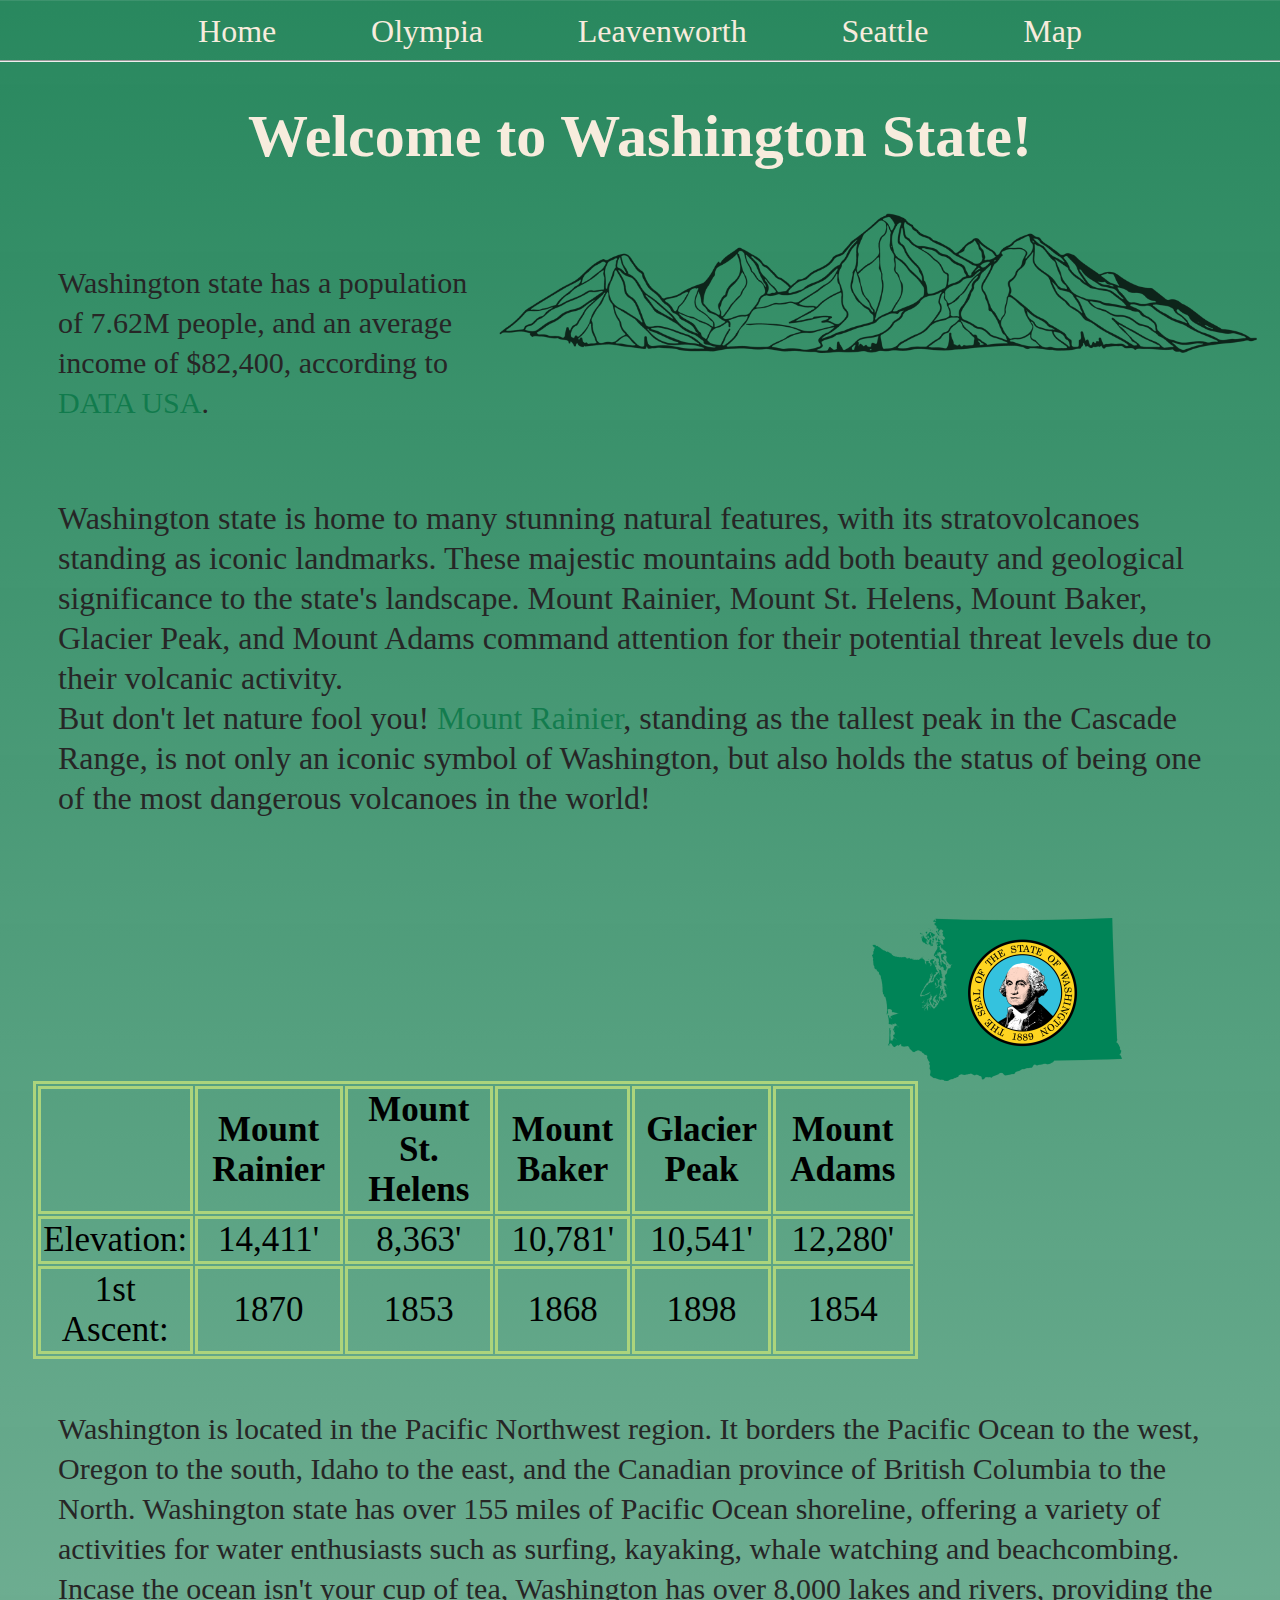
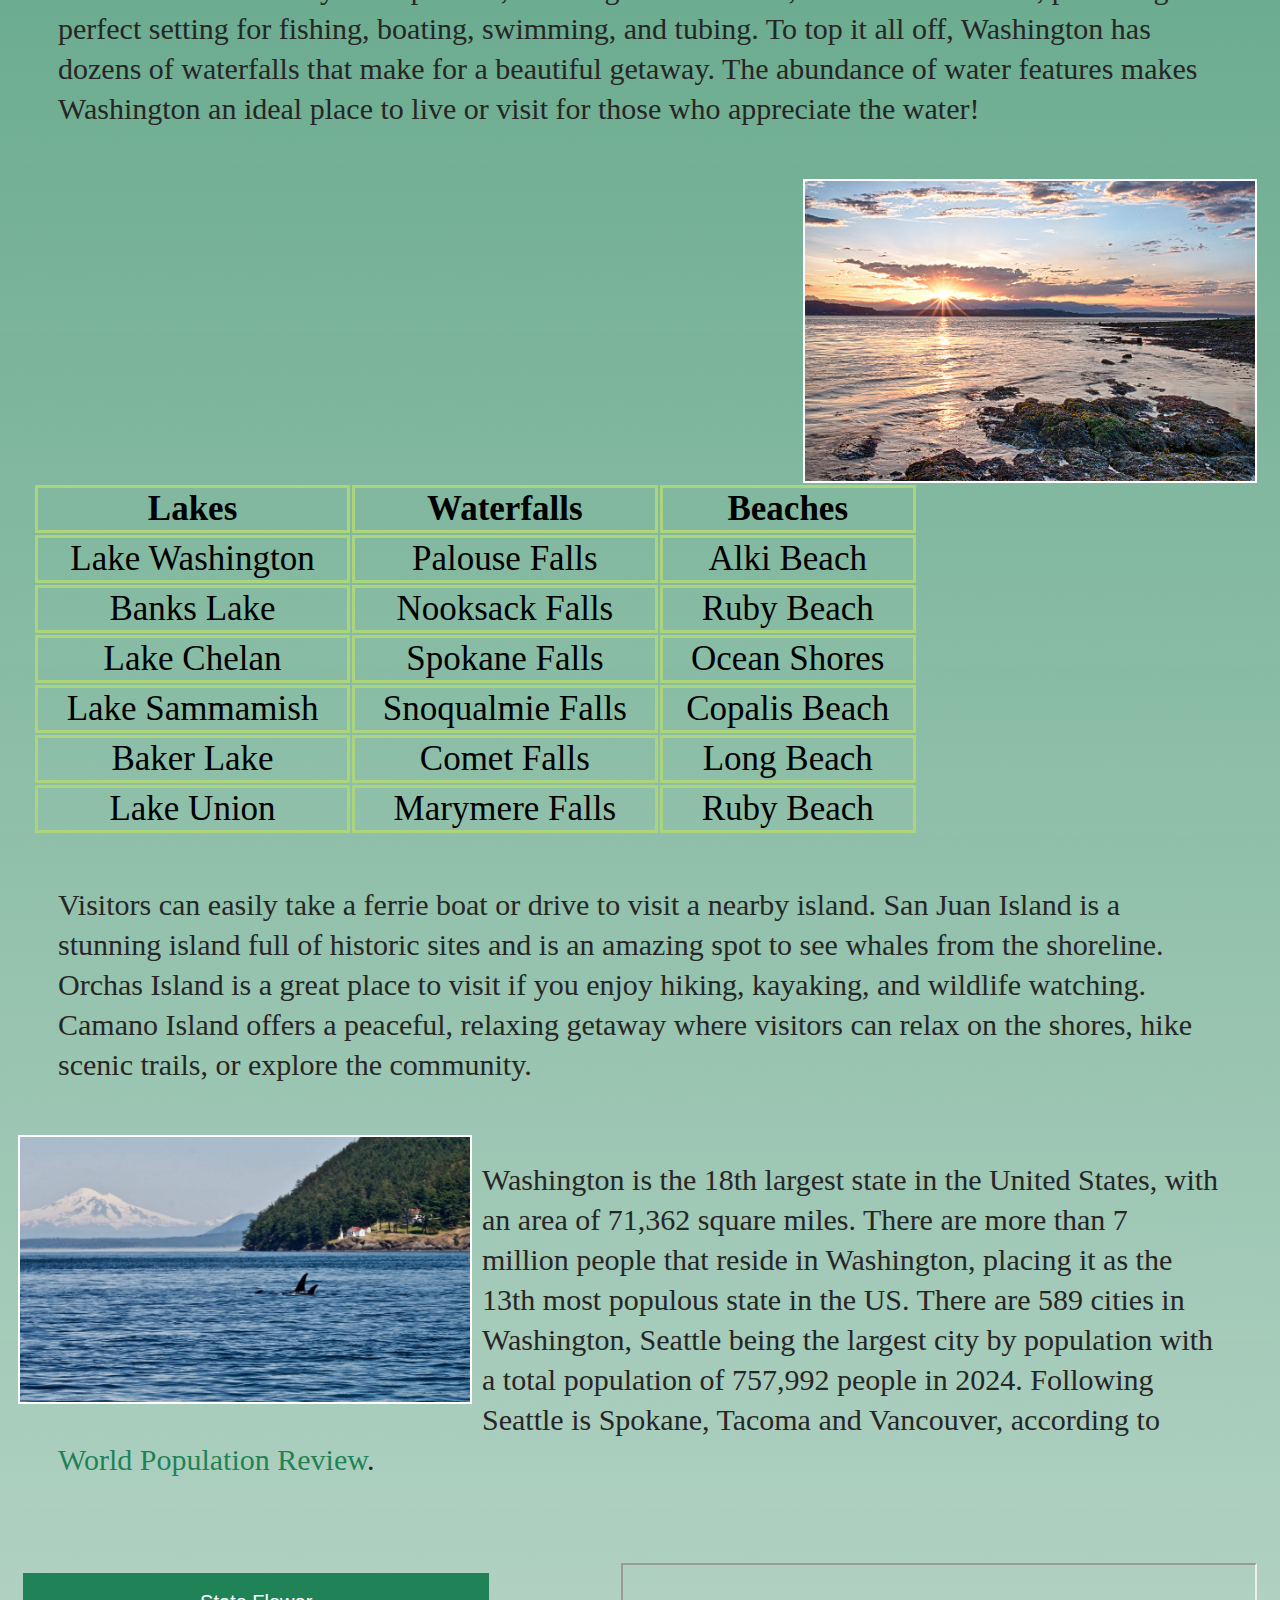
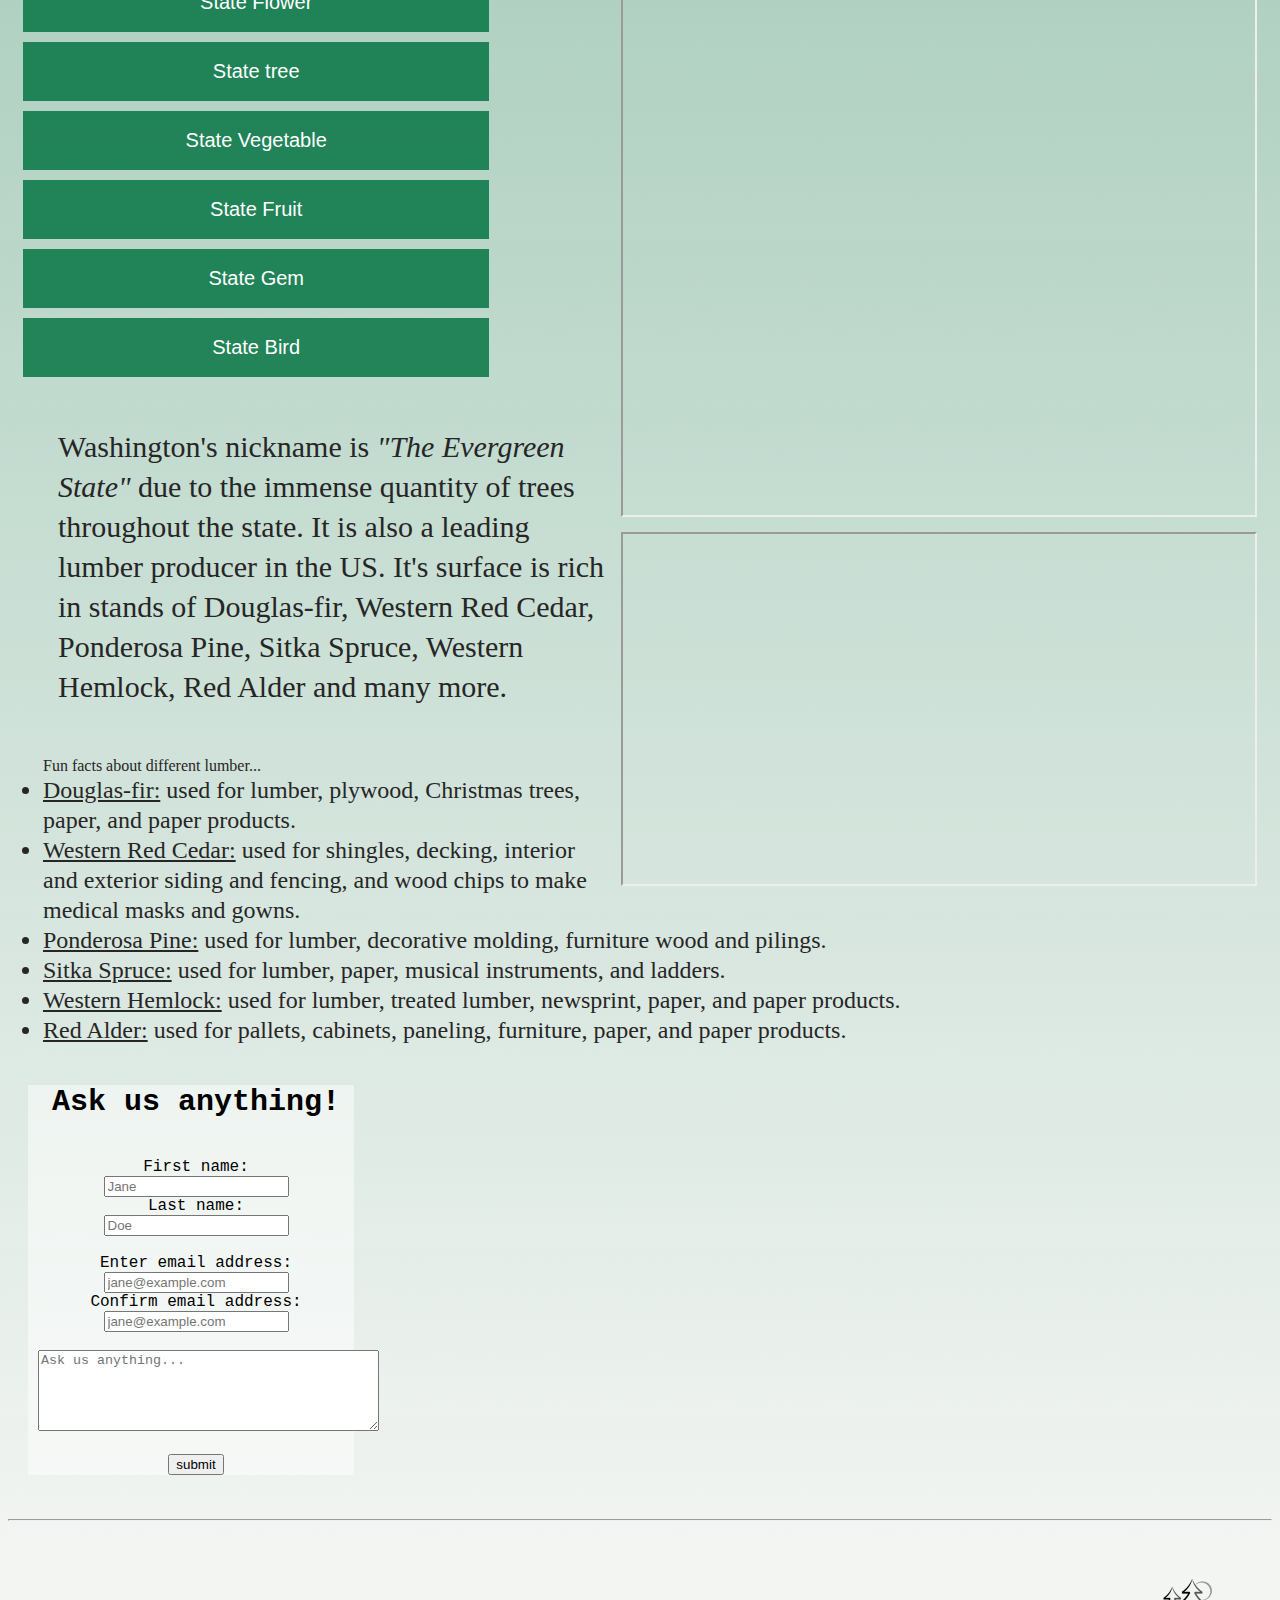
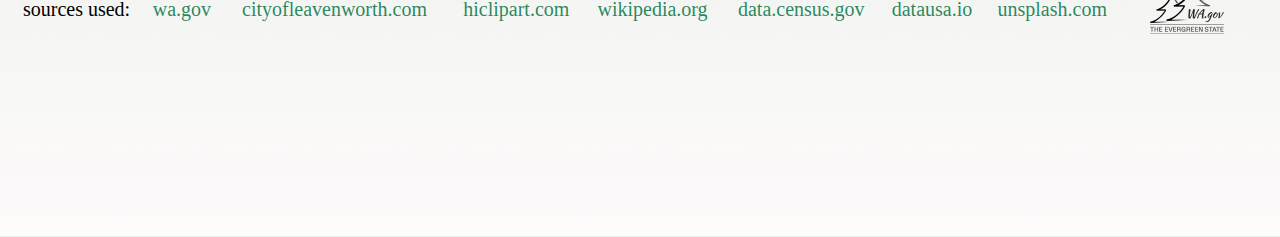
<file: index.html>
<!doctype HTML>
<html lang="en">
    <head>
        <meta charset="utf-8">
        <title>Washington State</title> <!--title in the head element-->
        <meta name="viewport" content="width=device-width, initial-scale=1">
        <link rel="stylesheet" href="css\styles.css">     
      </head>
      <nav class="nav"> <!-- nav to place the links throughout the site-->
        <a class="home" href="index.html">Home</a>
        <a class="toplink" href="olympia.html">Olympia</a>
        <a class="toplink" href="leavenworth.html">Leavenworth</a>
        <a class="toplink" href="seattle.html">Seattle</a>
        <a class="toplink" href="https://maps.app.goo.gl/S14bi75jzwNbBYt69" target="_blank">Map</a>
        <hr>
        <header> <!-- header containing intro -->
          <h1 class="homepage-welcome">Welcome to Washington State!</h1>
        </header>
        <br><br>
      </nav>
      <img src="images\mtnoutline.png" class="mtn-outline" alt="mountain range outline">
      <body>
        <p id="ABOUT">Washington state has a population of 7.62M people, <!-- population -->
          and an average income of $82,400, according to <!-- average income -->
           <a href="https://datausa.io/profile/geo/washington"> DATA USA</a>. </p>
        <!-- volcano facts -->
        <p id="ABOUT" style="font-size: 32px">Washington state is home to many stunning natural features, 
          with its stratovolcanoes standing as iconic landmarks. These majestic mountains add both beauty 
          and geological significance to the state's landscape. Mount Rainier, Mount St. Helens, Mount Baker, Glacier Peak, 
          and Mount Adams command attention for their potential threat levels due to their volcanic activity.
          <br>
          But don't let nature fool you! <a href="images\mtr.jpg">Mount Rainier</a>, standing as the tallest peak in the Cascade Range, 
          is not only an iconic symbol of Washington, but also holds the status of being one of the most dangerous volcanoes in the world!</p>
          <img src="images\state-flag.png" class="state-flag">
          <table class="volcanos"> <!-- an HTML coded table consisting of 3-6 cols and 3-6 rows -->
            <tr>
              <th></th>
              <th>Mount Rainier</th>
              <th>Mount St. Helens</th>
              <th>Mount Baker</th>
              <th>Glacier Peak</th>
              <th>Mount Adams</th>
            </tr>
            <tr>
              <td>Elevation:</td>
              <td>14,411'</td>
              <td>8,363'</td>
              <td>10,781'</td>
              <td>10,541'</td>
              <td>12,280'</td>
            </tr>
            <tr>
              <td>1st Ascent:</td>
              <td>1870</td>
              <td>1853</td>
              <td>1868</td>
              <td>1898</td>
              <td>1854</td>
          </table>
          <!-- water facts -->
          <p id="ABOUT">Washington is located in the Pacific Northwest region. <!-- region of the state -->
            It borders the Pacific Ocean to the west, Oregon to the south, Idaho to the east, 
            and the Canadian province of British Columbia to the North. Washington state has over 155 miles 
            of Pacific Ocean shoreline, offering a variety of activities for water enthusiasts such as surfing, kayaking, 
            whale watching and beachcombing. Incase the ocean isn't your cup of tea, Washington has over 8,000 lakes and rivers, 
            providing the perfect setting for fishing, boating, swimming, and tubing. To top it all off, Washington 
            has dozens of waterfalls that make for a beautiful getaway. The abundance of water features makes Washington 
            an ideal place to live or visit for those who appreciate the water!</p>
              <a href="images\alki2.jpg"><img src="images\alki2.jpg" id="alki-beach" alt="Alki Beach, Seattle"></a>
            <table class="bodies-of-water"> <!-- an HTML coded table consisting of 3-6 cols and 3-6 rows -->
              <tr>
                <th>Lakes</th>
                <th>Waterfalls</th>
                <th>Beaches</th>
              </tr>
              <tr>
                <td><a href="https://www.seattleandsound.com/lake-washington/" target="_blank" id="wiki-brown">Lake Washington</td></a>
                <td><a href="https://parks.wa.gov/find-parks/state-parks/palouse-falls-state-park-heritage-site" target="_blank" id="wiki-brown">Palouse Falls</td></a>
                <td><a href="https://www.seattle.gov/parks/allparks/alki-beach-park" target="_blank" id="wiki-brown">Alki Beach</td></a>
              </tr>
              <tr>
                <td><a href="https://wdfw.wa.gov/fishing/locations/lowland-lakes/banks-lake" target="_blank" id="wiki-brown">Banks Lake</td></a>
                <td><a href="https://www.wta.org/go-hiking/hikes/nooksack-falls" target="_blank" id="wiki-brown">Nooksack Falls</td>
                <td><a href="https://en.wikipedia.org/wiki/Ruby_Beach#/media/File:Ruby_Beach,_Olympic_National_Park,_on_a_Late_September_Afternoon.jpg" target="_blank" id="wiki-brown">Ruby Beach</td>
              </tr>
              <tr>
                <td><a href="https://www.visitchelancounty.com/lake-chelan" target="_blank" id="wiki-brown">Lake Chelan</td>
                <td><a href="https://en.wikipedia.org/wiki/Spokane_Falls#/media/File:Upper_Spokane_Falls_20070217.jpg" target="_blank" id="wiki-brown">Spokane Falls</td>
                <td><a href="https://www.osgov.com/visitors/beach_safety___rules.php" target="_blank" id="wiki-brown">Ocean Shores</td>
              </tr>
              <tr>
                <td><a href="https://parks.wa.gov/find-parks/state-parks/lake-sammamish-state-park" target="_blank" id="wiki-brown">Lake Sammamish</td>
                <td><a href="https://www.snoqualmiefalls.com/" target="_blank" id="wiki-brown">Snoqualmie Falls</td>
                <td><a href="https://www.scenicwa.com/poi/copalis-beach" target="_blank" id="wiki-brown">Copalis Beach</td>
              </tr>
              <tr>
                <td><a href="https://www.fs.usda.gov/recarea/mbs/recreation/recarea/?recid=17594" target="_blank" id="wiki-brown">Baker Lake</td>
                <td><a href="https://www.wta.org/go-hiking/hikes/comet-falls" target="_blank" id="wiki-brown">Comet Falls</td>
                <td><a href="https://www.visitlongbeachpeninsula.com/things-to-do/beach/" target="_blank" id="wiki-brown">Long Beach</td>
              </tr>
              <tr>
                <td><a href="https://en.wikipedia.org/wiki/Lake_Union#/media/File:Aerial_Lake_Union_June_2012.jpg" target="_blank" id="wiki-brown">Lake Union</td>
                <td><a href="https://www.wta.org/go-hiking/hikes/marymere-falls#hike-trailhead-and-map" target="_blank" id="wiki-brown">Marymere Falls</td>
                <td><a href="https://en.wikipedia.org/wiki/Ruby_Beach#/media/File:Ruby_Beach,_Olympic_National_Park,_on_a_Late_September_Afternoon.jpg" target="_blank" id="wiki-brown">Ruby Beach</td>
            </table>
          <section class="islands"> <!-- section to display main content -->
            <p id="ABOUT">Visitors can easily take a ferrie boat or drive to visit
              a nearby island. San Juan Island is a stunning island full of historic sites and is an amazing spot 
              to see whales from the shoreline. Orchas Island is a great place to visit if you enjoy hiking, kayaking, and wildlife watching. 
              Camano Island offers a peaceful, relaxing getaway where visitors can relax on the shores, hike scenic trails, 
              or explore the community.</p>
            <a href="images\sanjuan.jpg"><img src="images\sanjuan.jpg" class="sanjuan" id="sanjuan" alt="San Juan Island"></a>
          
          </section>
        <p id="ABOUT">Washington is the 18th largest state in the United States, with an area of 71,362 square miles. 
            There are more than 7 million people that reside in Washington, placing it as the 13th most populous 
            state in the US. There are 589 cities in Washington, Seattle being the largest city by population with a total population of 757,992 people in 2024. 
            Following Seattle is Spokane, Tacoma and Vancouver, according to 
            <a href="https://worldpopulationreview.com/states/cities/washington">World Population Review</a>.
          </p>
          <br>
            <iframe src="https://data.census.gov/vizwidget?g=040XX00US53&infoSection=Ancestry" width="90%"></iframe>
            <iframe src="https://data.census.gov/vizwidget?g=040XX00US53&infoSection=Language Spoken at Home" class="language"></iframe>
            
        <div class="state-items">
          <button class="collapsible" id="SF">State Flower</button>
          <div class="content">
            <p>Coast Rhododendron.
              <img src="images\state-flower.jpg" class="SF">
            </p>
          </div>
          <button class="collapsible" id="ST">State tree</button>
          <div class="content">
            <p>Western Hemlock.
              <img src="images\state-tree.jpg" class="ST">
            </p>
          </div>
          <button class="collapsible" id="SV">State Vegetable</button>
          <div class="content">
            <p>Walla Walla sweet onion.
              <img src="images\onion.jpg" class="SV">
            </p>
          </div>
          <button class="collapsible" id="SFR">State Fruit </button>
          <div class="content">
            <p>Apple.
              <img src="images\apple2.jpg" class="SFT">
            </p>
          </div>
          <button class="collapsible" id="SG">State Gem</button>
          <div class="content">
            <p>Petrified wood.
              <img src="images\petrified-wood.jpg" class="SG">
            </p>
          </div>
          <button class="collapsible" id="SB">State Bird</button>
          <div class="content">
            <p>American Goldfinch.
              <img src="images\state-bird.jpg" class="SB">
            </p>
          </div>
        </div>
        <p id="ABOUT">Washington's nickname is <i>"The Evergreen State"</i> due to the immense quantity of trees throughout the state. 
          It is also a leading lumber producer in the US. It's surface is rich in stands of 
          Douglas-fir, Western Red Cedar, Ponderosa Pine, Sitka Spruce, Western Hemlock, Red Alder and many more.</p>
          <aside> <!-- aside to display information related to the content -->
            <ul>Fun facts about different lumber... <!-- an unordered list -->
              <li><u>Douglas-fir:</u> used for lumber, plywood, Christmas trees, paper, and paper products.</li>
              <li><u>Western Red Cedar:</u> used for shingles, decking, interior and exterior siding and fencing, 
                and wood chips to make medical masks and gowns.</li>
              <li><u>Ponderosa Pine:</u> used for lumber, decorative molding, furniture wood and pilings.</li>
              <li><u>Sitka Spruce:</u> used for lumber, paper, musical instruments, and ladders.</li>
              <li><u>Western Hemlock:</u> used for lumber, treated lumber, newsprint, paper, and paper products.</li>
              <li><u>Red Alder:</u> used for pallets, cabinets, paneling, furniture, paper, and paper products.</li>
            </ul>
          </aside>
        <script>
          function ValidateEmail(input) {
            var validRegex = /^[a-zA-Z0-9.!#$%&'*+/=?^_`{|}~-]+@[a-zA-Z0-9-]+(?:\.[a-zA-Z0-9-]+)*$/;
            if (input.value.match(validRegex)) {
              alert("Valid email address!");
              document.form1.text1.focus();
              return true;
            } else {
              alert("Invalid email address!");
              document.form1.text1.focus();
              return false;
            }
          }
        </script>
        <script>
          var coll = document.getElementsByClassName("collapsible");
          var i;
          for (i = 0; i < coll.length; i++) {
            coll[i].addEventListener("click", function() {
              this.classList.toggle("active");
              var content = this.nextElementSibling;
              if (content.style.display === "block") {
                content.style.display = "none";
              } else {
                content.style.display = "block";
              }
            });
          }
          </script>

          <script type="text/javascript">
            function CompareFields(f1, f2, caseinsensitive)
            {
               var val1 = document.getElementById(f1).value;
               var val2 = document.getElementById(f2).value;
               if( caseinsensitive )
               {
                  val1 = val1.toUpperCase();
                  val2 = val2.toUpperCase();
               }
               val1 = val1.replace(/^\s*/,"");
               val1 = val1.replace(/\s*$/,"");
               if( val1.length == 0 ) { return; }
               val2 = val2.replace(/^\s*/,"");
               val2 = val2.replace(/\s*$/,"");
               if( val2.length == 0 ) { return; }
               if( val1 == val2 ) { return; }
               // An alert box is used for verification failures.
               // The message may be changed as appropriate for your installation.
               // Or, replace alert(...) with your preferred error message system.
               alert("The form fields need to be identical.");
            }
          </script>
          <div class="ask-us">
            <h4 style="font-size: 30px;">Ask us anything!</h4>
            <form> <!-- one form with field texts for first name, last name, email and confirming email. -->
              <lable for="text">First name:</lable><br>
              <input type="text" placeholder="Jane"><br> <!-- fields contain placeholders-->
              <lable for="text">Last name:</lable><br>
              <input type="text" placeholder="Doe"><br><br>
              <label for="email">Enter email address:</label><br>
              <input type="email" id="email1" onchange="CompareFields('email1', 'email2', true)" placeholder="jane@example.com"><br>
              <lable for="emailconfirm">Confirm email address:</lable><br>
              <input type="email" id="email2" onchange="CompareFields('email1', 'email2', true)" placeholder="jane@example.com"><br><br>
              <textarea name="comment" rows="5" cols="40" placeholder="Ask us anything..."></textarea><br><br>
              <input type="submit" value="submit">
            </form>
          </div>
      </body>
      <br><br><hr>
      <footer>
        <table style="width: 100%;" class="footer"> <!-- an HTML coded table consisting of 3-6 cols and 3-6 rows -->
          <td class="footer" style="color: black;">sources used:</td>
          <td class="footer"><a href="https://wa.gov/">wa.gov</a></td>
          <td class="footer"><a href="https://cityofleavenworth.com/">cityofleavenworth.com</a></td>
          <td class="footer"><a href="https://www.hiclipart.com/" target="_blank">hiclipart.com</a></td>
          <td class="footer"><a href=https://en.wikipedia.org/wiki/Washington_(state) target="_blank">wikipedia.org</a></td>
          <td class="footer"><a href="https://data.census.gov/" target="_blank">data.census.gov</a></td>
          <td class="footer"><a href="https://datausa.io/profile/geo/washington" target="_blank">datausa.io</a></td>
          <td class="footer"><a href="https://unsplash.com/">unsplash.com</a></td>
        </table>
        <br>
        <div>
          <a href="https://wa.gov/"><img src="images\WAlogoBW.png" class="footer-image"></a>
        </div>
        </footer>
</html>
</file>
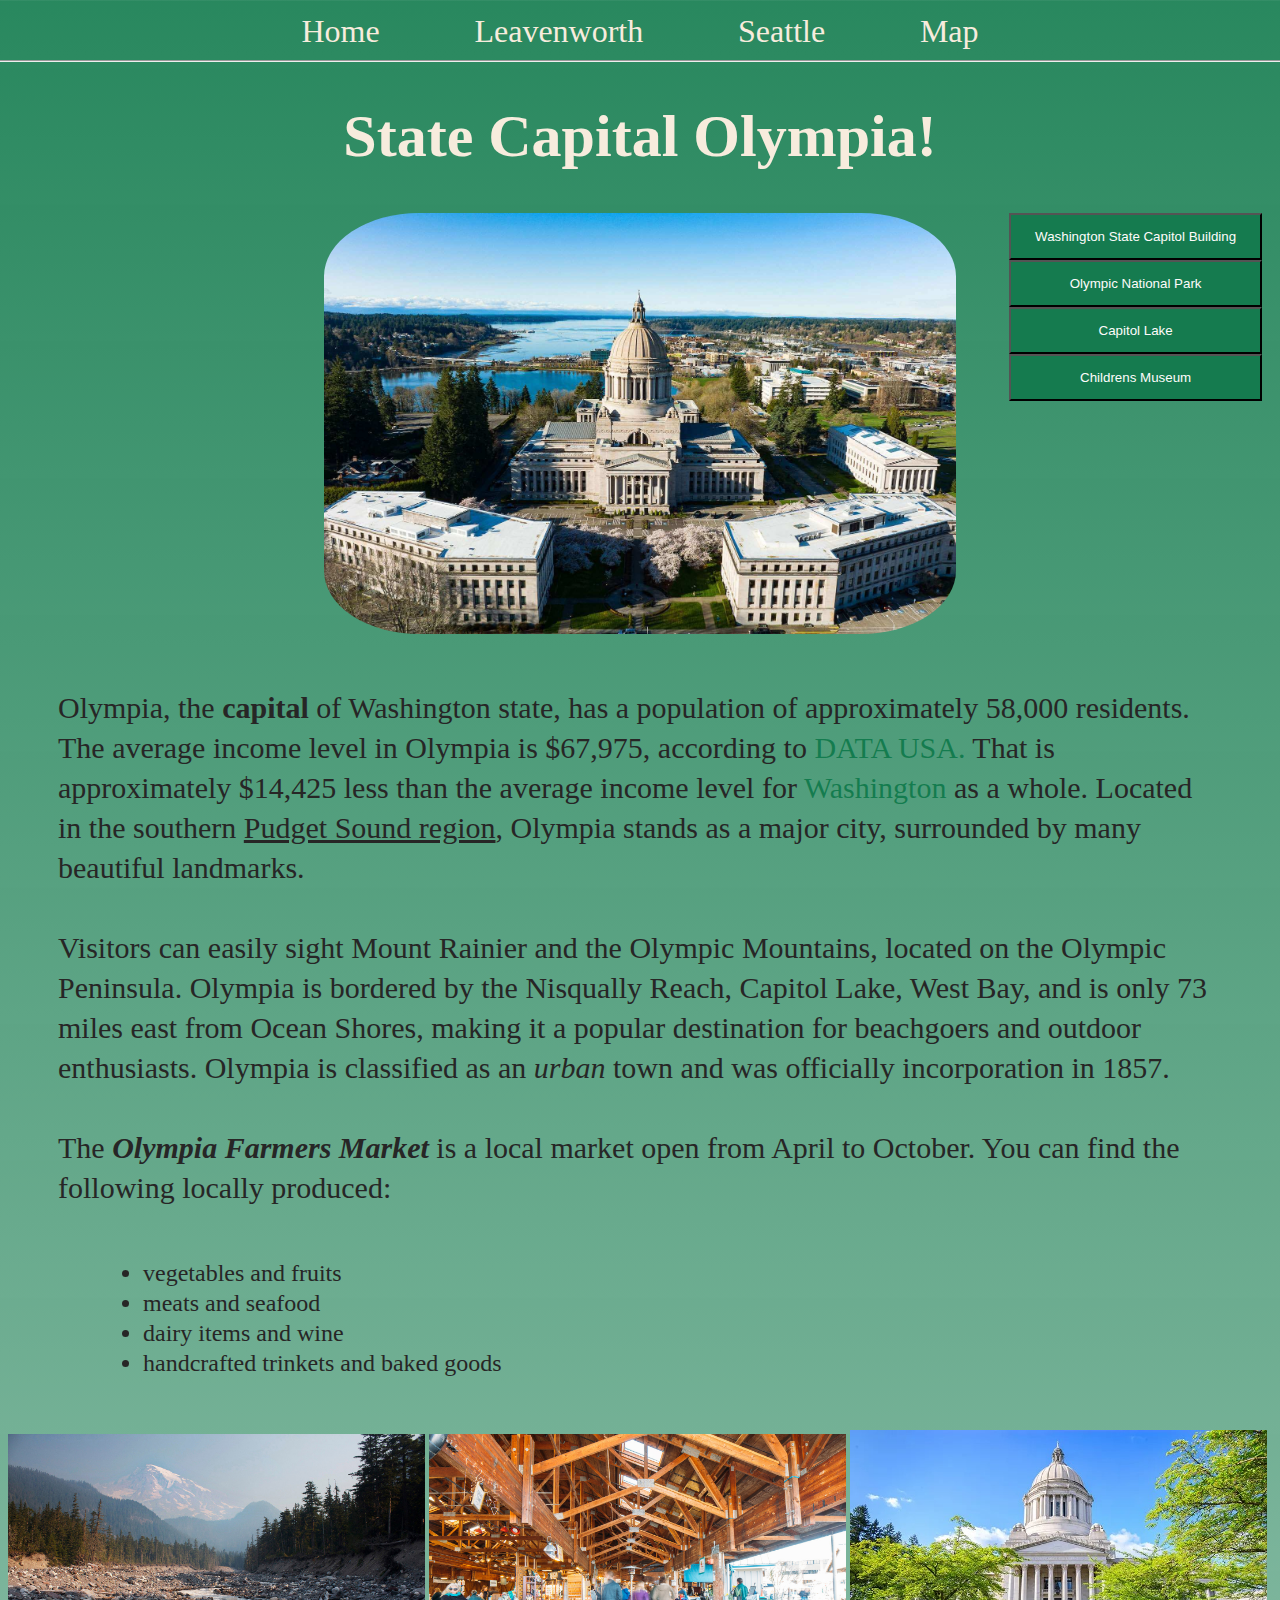
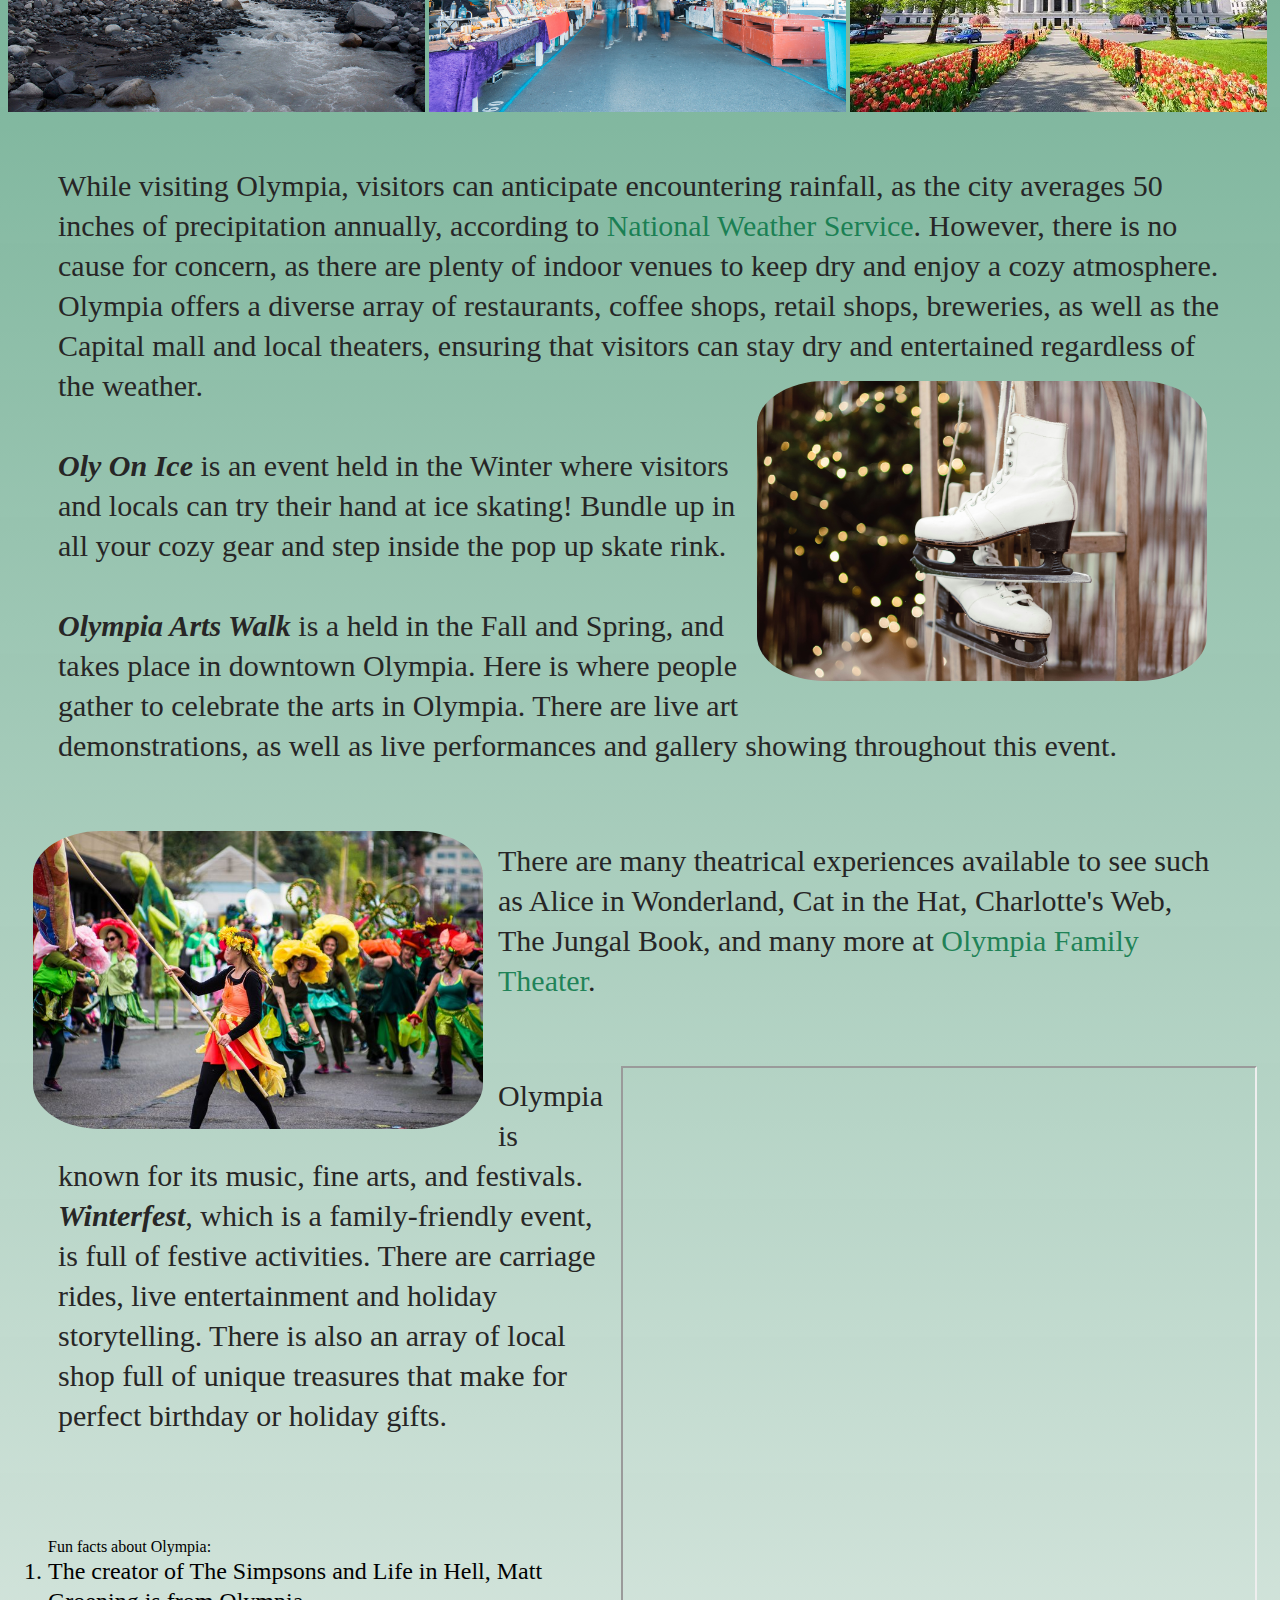
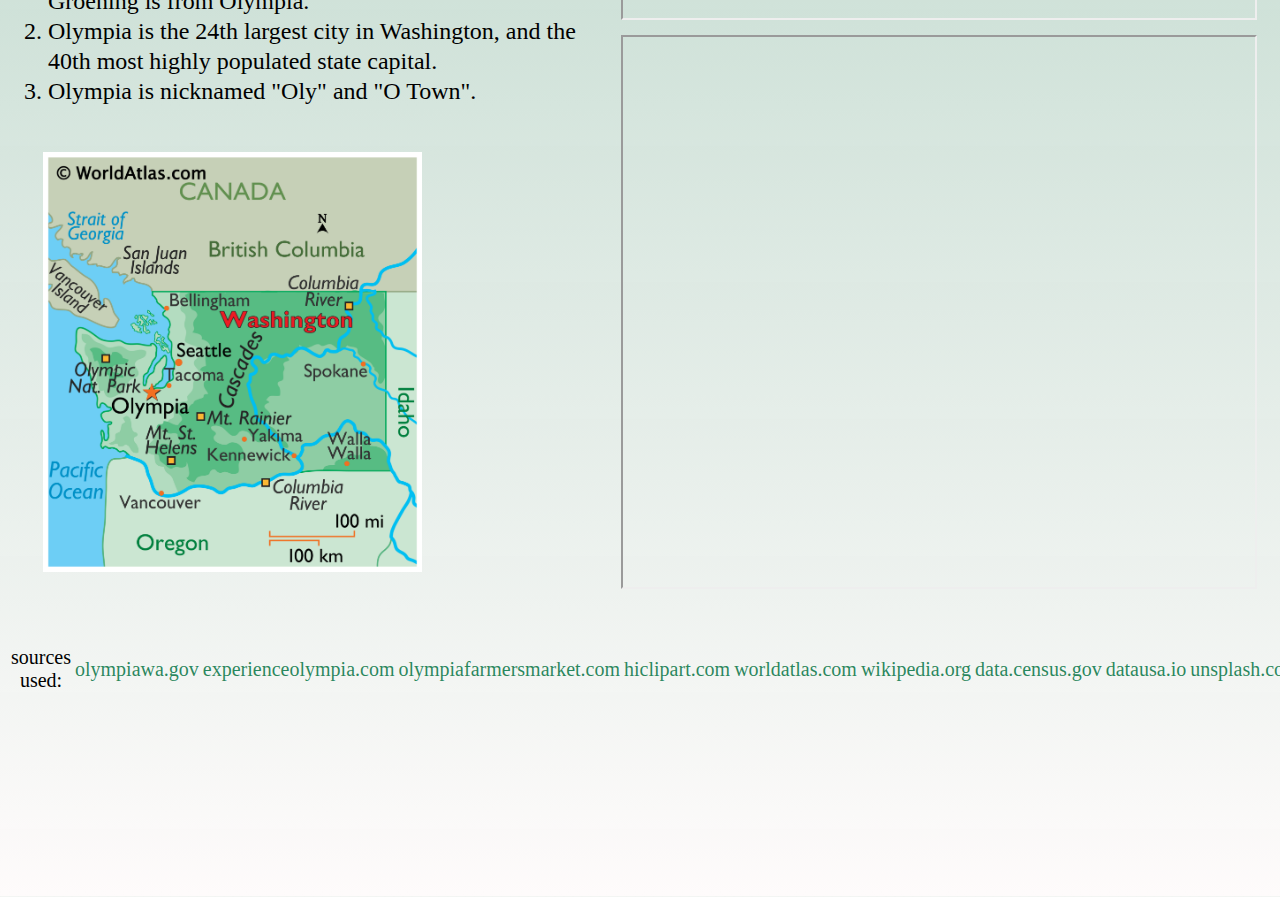
<file: olympia.html>
<!doctype HTML>
<html lang="en">
    <head>
        <meta charset="utf-8">
        <title>Olympia</title> <!--title in the head element-->
        <meta name="viewport" content="width=device-width, initial-scale=1">
        <link rel="stylesheet" href="css\styles.css">     
        <link href='https://fonts.googleapis.com/css?family=Sofia' rel='stylesheet'>

      </head>
      <nav class="nav"> <!-- nav to place the links throughout the site-->
        <a class="toplink" href="index.html">Home</a>
        <a class="toplink" href="leavenworth.html">Leavenworth</a>
        <a class="toplink" href="seattle.html">Seattle</a>
        <a class="toplink" href="#m1">Map</a>
        <hr>
          <header> <!-- header containing intro -->
            <h1 class="welcome">State Capital Olympia!</h1>
          </header>
      </nav>
      <body>
          <aside>  <!-- aside to display information related to the content -->
            <div class="aside-right">
                <a href="https://www.des.wa.gov/services/facilities-and-leasing-management/capitol-campus" target="_blank"><button>Washington State Capitol Building</button></a>
                <a href="https://www.nps.gov/olym/index.htm" target="_blank"><button>Olympic National Park</button></a>
                <a href="https://des.wa.gov/about/agency-overview/initiatives/capitol-lake" target="_blank"><button>Capitol Lake</button></a>
                <a href="https://www.hocm.org/" target="_blank"><button>Childrens Museum</button></a>              
            </div>
          </aside>
          <img src="images\olympia.jpg" class="olympia-img" alt="Olympia WA">
          
        <p id="ABOUT">Olympia, the <b>capital</b> of Washington state, has a population of approximately 58,000 residents. The average <!-- population  -->
           income level in Olympia is $67,975, according to <a href="https://datausa.io/profile/geo/olympia-wa"> DATA USA.</a> That 
         <!-- income levels  --> is approximately $14,425 less than the average income level for <a href="https://datausa.io/profile/geo/washington"> Washington</a> as a whole. 
          Located in the southern <u>Pudget Sound region</u>, Olympia stands as a major city, <!-- region  -->
          surrounded by many beautiful landmarks.  
          <br><br>
          Visitors can easily sight Mount Rainier and the Olympic Mountains, 
          located on the Olympic Peninsula. Olympia is bordered by the Nisqually Reach, Capitol Lake, West Bay, 
          and is only 73 miles east from Ocean Shores, making it a popular destination for beachgoers and outdoor enthusiasts.
          Olympia is classified as an <i>urban</i> town and was officially incorporation in 1857. <!-- classification & year city was incoorporated -->
          <br><br>
          The <i><b>Olympia Farmers Market</b></i> is a local market open from April to October. You can find the following locally produced:
            <ul class="farmers-market">
              <li>vegetables and fruits</li>
              <li>meats and seafood</li>
              <li>dairy items and wine</li>
              <li>handcrafted trinkets and baked goods</li>
            </ul>
           </p>
           <br><br>
        <div>
          <img src="images\nisqually.jpg" style="width: 33%;" alt="Nisqually River">
          <img src="images\farmersmarket.jpg" style="width: 33%;" alt="Olympia WA Farmers Market">
          <img src="images\olympia4.jpg" style="width: 33%;" alt="Olympia WA">

        <p id="ABOUT">While visiting Olympia, visitors can anticipate encountering rainfall, as the city averages 50 inches of precipitation annually, 
          according to <a href="https://en.wikipedia.org/wiki/Olympia,_Washington#Climate"> National Weather Service</a>. However, 
          there is no cause for concern, as there are plenty of indoor venues to keep dry and enjoy a cozy atmosphere. 
          Olympia offers a diverse array of restaurants, coffee shops, retail shops, breweries, as well as the 
          Capital mall and local theaters, ensuring that visitors can stay dry and entertained regardless of the weather.

        <img src="images\skates.jpg" class="skates">

        <br><br>
        
        <b><i>Oly On Ice</i></b> is an event held in the Winter where visitors and locals can try their hand at ice skating! Bundle up in all your 
        cozy gear and step inside the pop up skate rink. 

        <br><br>

        <b><i>Olympia Arts Walk</i></b> is a held in the Fall and Spring, and takes place in downtown Olympia. 
        Here is where people gather to celebrate the arts in Olympia. There are live art demonstrations,
        as well as live performances and gallery showing throughout this event.  </p>

        <img src="images\artswalk.jpg" class="artswalk">
          
        <p id="ABOUT">There are many theatrical experiences available to see such as Alice in Wonderland, 
          Cat in the Hat, Charlotte's Web, The Jungal Book, and many more at <a href="https://olyft.org/">Olympia Family Theater</a>.</p>
         
          
            
          <div class="mapdata" id="m1">
            <iframe src="https://www.google.com/maps/embed?pb=!1m18!1m12!1m3!1d43504.
            7377085988!2d-122.93506808014573!3d47.03932606246465!2m3!1f0!2f0!3f0!3m2!
            1i1024!2i768!4f13.1!3m3!1m2!1s0x5491c9c1ae285569%3A0x4f146197e2881b83!2s
            Olympia%2C%20WA!5e0!3m2!1sen!2sus!4v1712068761127!5m2!1sen!2sus" width="300px" height="300px"></iframe>
          </div>
          <p id="ABOUT"> Olympia is known for its music, fine arts, and festivals. <b><i>Winterfest</i></b>, which is a family-friendly event, is full of festive activities. There are carriage rides, live entertainment and 
            holiday storytelling. There is also an array of local shop full of unique treasures that make for perfect birthday or holiday gifts. </p>

          <iframe src="https://data.census.gov/vizwidget?g=160XX00US5351300&infoSection=Age and Sex" width="500px" height="500px"></iframe>
          <br><br>

        </body>
        <section> <!-- section to display main content -->
          <ol>Fun facts about Olympia: <!-- an ordered list -->
            <li>The creator of The Simpsons and Life in Hell, Matt Groening is from Olympia. </li>
            <li>Olympia is the 24th largest city in Washington, and the 40th most highly populated state capital.</li>
            <li>Olympia is nicknamed "Oly" and "O Town".</li>
          </ol>
        </section>
        <img src="images\map.png" alt="map of WA" class="map-oly">
        <footer>
          <table style="width: 100%;" class="footer"> <!-- an HTML coded table consisting of 3-6 cols and 3-6 rows -->
            <td class="footer" style="color: black;">sources used:</td>
            <td class="footer"><a href="https://www.olympiawa.gov/">olympiawa.gov</a></td>
            <td class="footer"><a href="https://www.experienceolympia.com/">experienceolympia.com</a></td>
            <td class="footer"><a href="https://www.olympiafarmersmarket.com/">olympiafarmersmarket.com</a></td>
            <td class="footer"><a href="https://www.hiclipart.com/" target="_blank">hiclipart.com</a></td>
            <td class="footer"><a href="https://www.worldatlas.com/cities/olympia-washington.html">worldatlas.com</a></td>
            <td class="footer"><a href="https://en.wikipedia.org/wiki/olympia" target="_blank">wikipedia.org</a></td>
            <td class="footer"><a href="https://data.census.gov/" target="_blank">data.census.gov</a></td>
            <td class="footer"><a href="https://datausa.io/profile/geo/olympia-wa" target="_blank">datausa.io</a></td>
            <td class="footer"><a href="https://unsplash.com/">unsplash.com</a></td>
            <td class="footer"><a href="googlemaps.com">googlemaps.com</a></td>
            </table>
        </footer>
  
  </html>
</file>
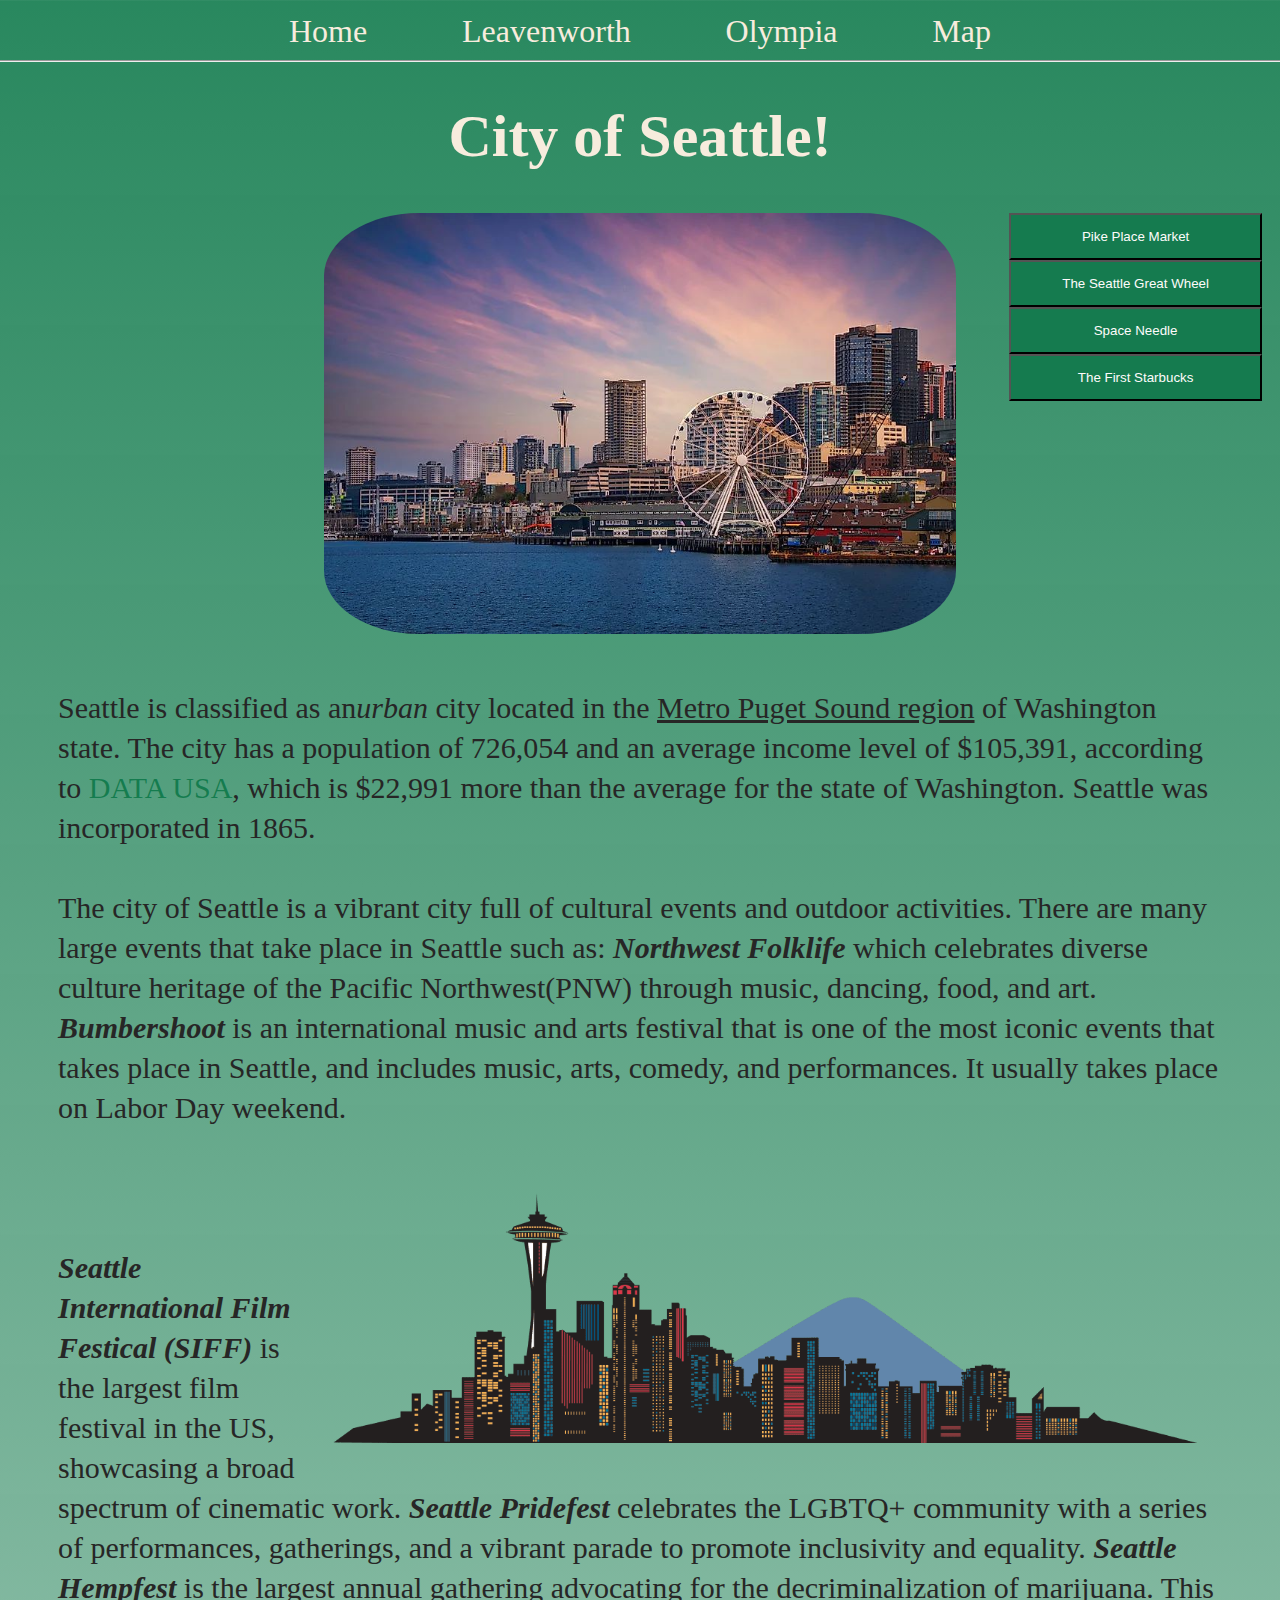
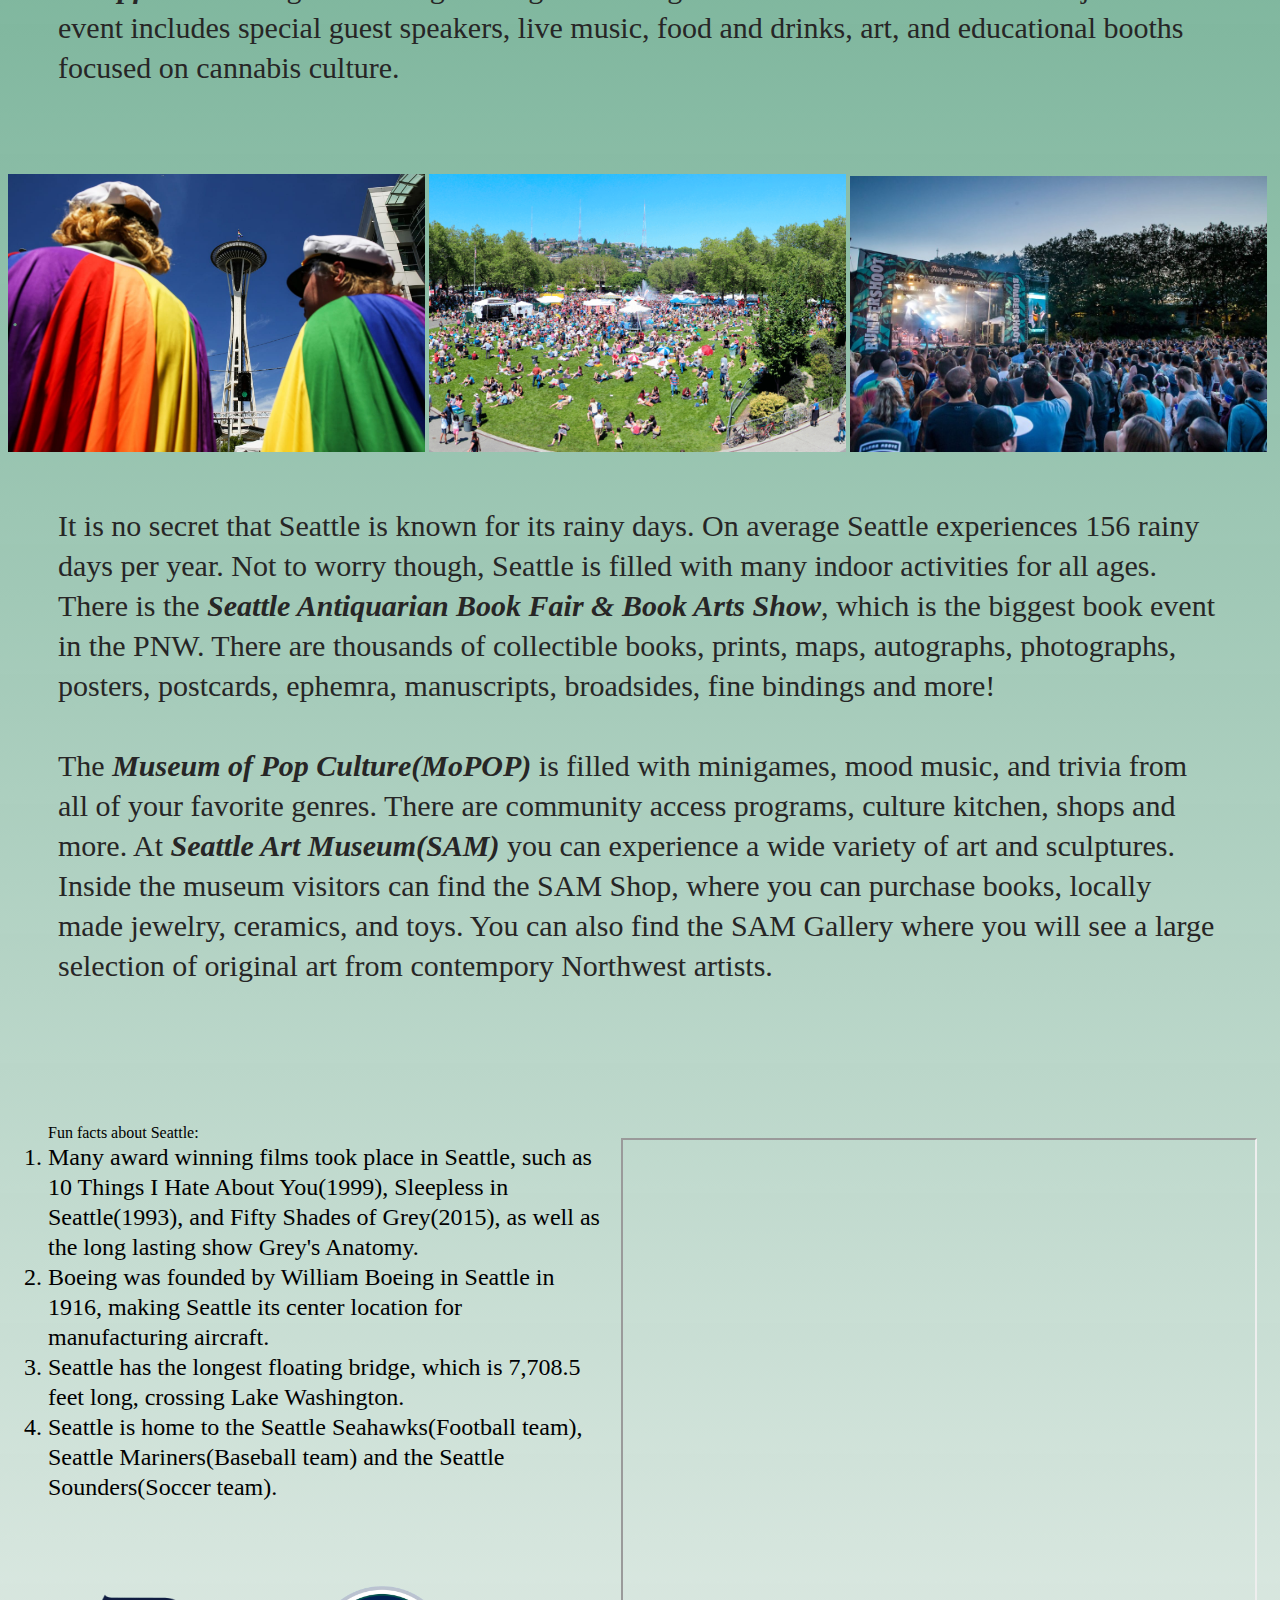
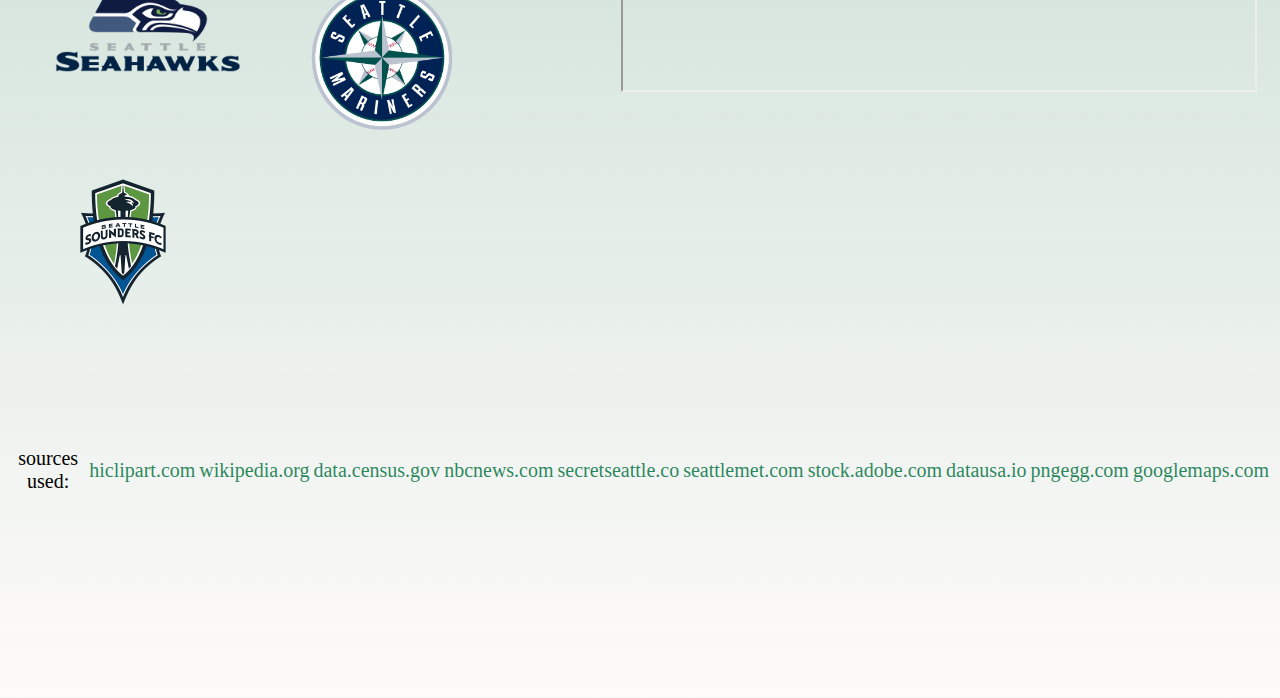
<file: seattle.html>
<!doctype HTML>
<html lang="en">
    <head>
        <meta charset="utf-8">
        <title>Seattle</title> <!--title in the head element-->
        <meta name="viewport" content="width=device-width, initial-scale=1">
        <link rel="stylesheet" href="css\styles.css">     
        <link href='https://fonts.googleapis.com/css?family=Sofia' rel='stylesheet'>
      </head>
      <nav class="nav"> <!-- nav to place the links throughout the site-->
          <a class="toplink" href="index.html">Home</a>
          <a class="toplink" href="leavenworth.html">Leavenworth</a>
          <a class="toplink" href="olympia.html">Olympia</a>
          <a class="toplink" href="https://maps.app.goo.gl/AF88pzDAvAYreLZ79" target="_blank">Map</a>
          <hr>
        <header> <!-- header containing intro -->
            <h1 class="welcome">City of Seattle!</h1>
        </header>
      </nav>
      <body>
          <aside>  <!-- aside to display information related to the content -->
            <div class="aside-right">
                <a href="https://www.pikeplacemarket.org/" target="_blank"><button>Pike Place Market</button></a>
                <a href="https://seattlegreatwheel.com/" target="_blank"><button>The Seattle Great Wheel</button></a>
                <a href="https://www.spaceneedle.com/" target="_blank"><button>Space Needle</button></a>
                <a href="https://stories.starbucks.com/stories/2015/store-tour-inside-1912-pike-place-seattle-usa/" target="_blank"><button>The First Starbucks</button></a>              
            </div>
          </aside>
          
          <img src="images\seattle.jpg" class="seattle-img" alt="Seattle WA">
          
          <br>
          <p id="ABOUT">Seattle is classified as an<i>urban</i> city located in the <u>Metro Puget Sound region</u> of Washington state. <!-- region and classification -->
           <!-- population  --> The city has a population of 726,054 and an average income level of $105,391, according to <!-- population and income levels  -->
             <a href="https://datausa.io/profile/geo/seattle-wa">DATA USA</a>, which is $22,991 more than the average for the state of Washington.
              Seattle was incorporated in 1865. <!-- year city was incoorporated -->
             <br><br>
            
            The city of Seattle is a vibrant city full of cultural events and outdoor activities. 
            There are many large events that take place in Seattle such as:
            <i><b>Northwest Folklife</b></i> which celebrates diverse culture heritage of the Pacific Northwest(PNW) through music, dancing, food, and art. 
            <i><b>Bumbershoot</b></i> is an international music and arts festival that is one of the most iconic events that takes place in Seattle, 
            and includes music, arts, comedy, and performances. It usually takes place on Labor Day weekend.
            <br><br>

            <img src="images\seattle-sky.png" alt="Seattle" class="skyline">

            <br><br>
            <i><b>Seattle International Film Festical (SIFF)</b></i> is the largest film festival in the US, showcasing a broad spectrum of cinematic 
            work.
            <i><b>Seattle Pridefest</b></i> celebrates the LGBTQ+ community with a series of performances, gatherings, and a vibrant 
            parade to promote inclusivity and equality.
            <i><b>Seattle Hempfest</b></i> is the largest annual gathering advocating for the decriminalization of marijuana. 
            This event includes special guest speakers, live music, food and drinks, art, and educational booths focused on cannabis culture.</p>

        <div>
<br><br>
          <img src="images\pridefest.jpg" alt="Pridefest" style="width: 33%;">
          <img src="images\folklife.png" alt="Folklife" style="width: 33%;">
          <img src="images\bumpershoot.jpg" alt="Bumpershoot" style="width: 33%;">
        </div>
        <p id="ABOUT">It is no secret that Seattle is known for its rainy days. On average Seattle experiences 156 rainy days per year.
          Not to worry though, Seattle is filled with many indoor activities for all ages. There is the <i><b>Seattle Antiquarian Book Fair 
          & Book Arts Show</b></i>, which is the biggest book event in the PNW. There are thousands of collectible books, 
          prints, maps, autographs, photographs, posters, postcards, ephemra, manuscripts, broadsides, fine bindings and more!
          <br><br>
          The <i><b>Museum of Pop Culture(MoPOP)</b></i> is filled with minigames, mood music, and trivia from all of your favorite genres. There are community access
          programs, culture kitchen, shops and more.
          At <i><b>Seattle Art Museum(SAM)</b></i> you can experience a wide variety of art and sculptures. Inside the museum visitors can find the SAM Shop, 
          where you can purchase books, locally made jewelry, ceramics, and toys. You can also find the SAM Gallery where you will see a large 
          selection of original art from contempory Northwest artists. 
          </p>
          <br>
        <br><br><br>
        <div class="mapdata">
              <iframe src="https://data.census.gov/vizwidget?g=160XX00US5363000&infoSection=Age and Sex" width="500px" height="500px"></iframe>
            </div>
  
        </body>
        <section> <!-- section to display main content -->
          <ol>Fun facts about Seattle: <!-- an ordered list -->
            <li>Many award winning films took place in Seattle, 
              such as 10 Things I Hate About You(1999), Sleepless in Seattle(1993),
              and Fifty Shades of Grey(2015), as well as the long lasting show Grey's Anatomy.</li>
            <li>Boeing was founded by William Boeing in Seattle in 1916, 
              making Seattle its center location for manufacturing aircraft.</li>
            <li>Seattle has the longest floating bridge, which is 7,708.5 feet long, crossing Lake Washington. </li>
            <li>Seattle is home to the Seattle Seahawks(Football team), 
              Seattle Mariners(Baseball team) and the Seattle Sounders(Soccer team). </li>
          </ol>
        </section>
        <span class="sports">
          <img src="images\seahawks.png" class="seattle-sports" alt="Seahawks Logo">
          <img src="images\mariners.png" class="seattle-sports" alt="Mariners Logo">
          <img src="images\sounders.png" class="seattle-sports" alt="Sounders Logo">
        </span>
<br><br><br><br>
        <footer>
          <table style="width: 100%;" class="footer"> <!-- an HTML coded table consisting of 3-6 cols and 3-6 rows -->
            <td class="footer" style="color: black;">sources used:</td>
            <td class="footer"><a href="https://www.hiclipart.com/" target="_blank">hiclipart.com</a></td> <!-- target attribute -->
            <td class="footer"><a href="https://en.wikipedia.org/wiki/Seattle" target="_blank">wikipedia.org</a></td>
            <td class="footer"><a href="https://data.census.gov/" target="_blank">data.census.gov</a></td>
            <td class="footer"><a href="https://www.nbcnews.com/nbc-out/out-news/seattle-pride-drops-amazon-sponsor-citys-lgbtq-parade-rcna21214">nbcnews.com</a></td>
            <td class="footer"><a href="https://secretseattle.co/seattle-northwest-folklife-festival/" target="_blank">secretseattle.co</a></td>
            <td class="footer"><a href="https://www.seattlemet.com/arts-and-culture/2022/01/new-rising-sun-to-take-over-fest-production-from-one-reel" target="_blank">seattlemet.com</a></td>
            <td class="footer"><a href="https://stock.adobe.com/search/images?k=seattle+ferris+wheel" target="_blank">stock.adobe.com</a></td>
            <td class="footer"><a href="https://datausa.io/profile/geo/seattle-wa" target="_blank">datausa.io</a></td>
            <td class="footer"><a href="https://www.pngegg.com/">pngegg.com</a></td>
            <td class="footer"><a href="googlemaps.com">googlemaps.com</a></td>
            </table>
        </footer>
  
  </html>
</file>
